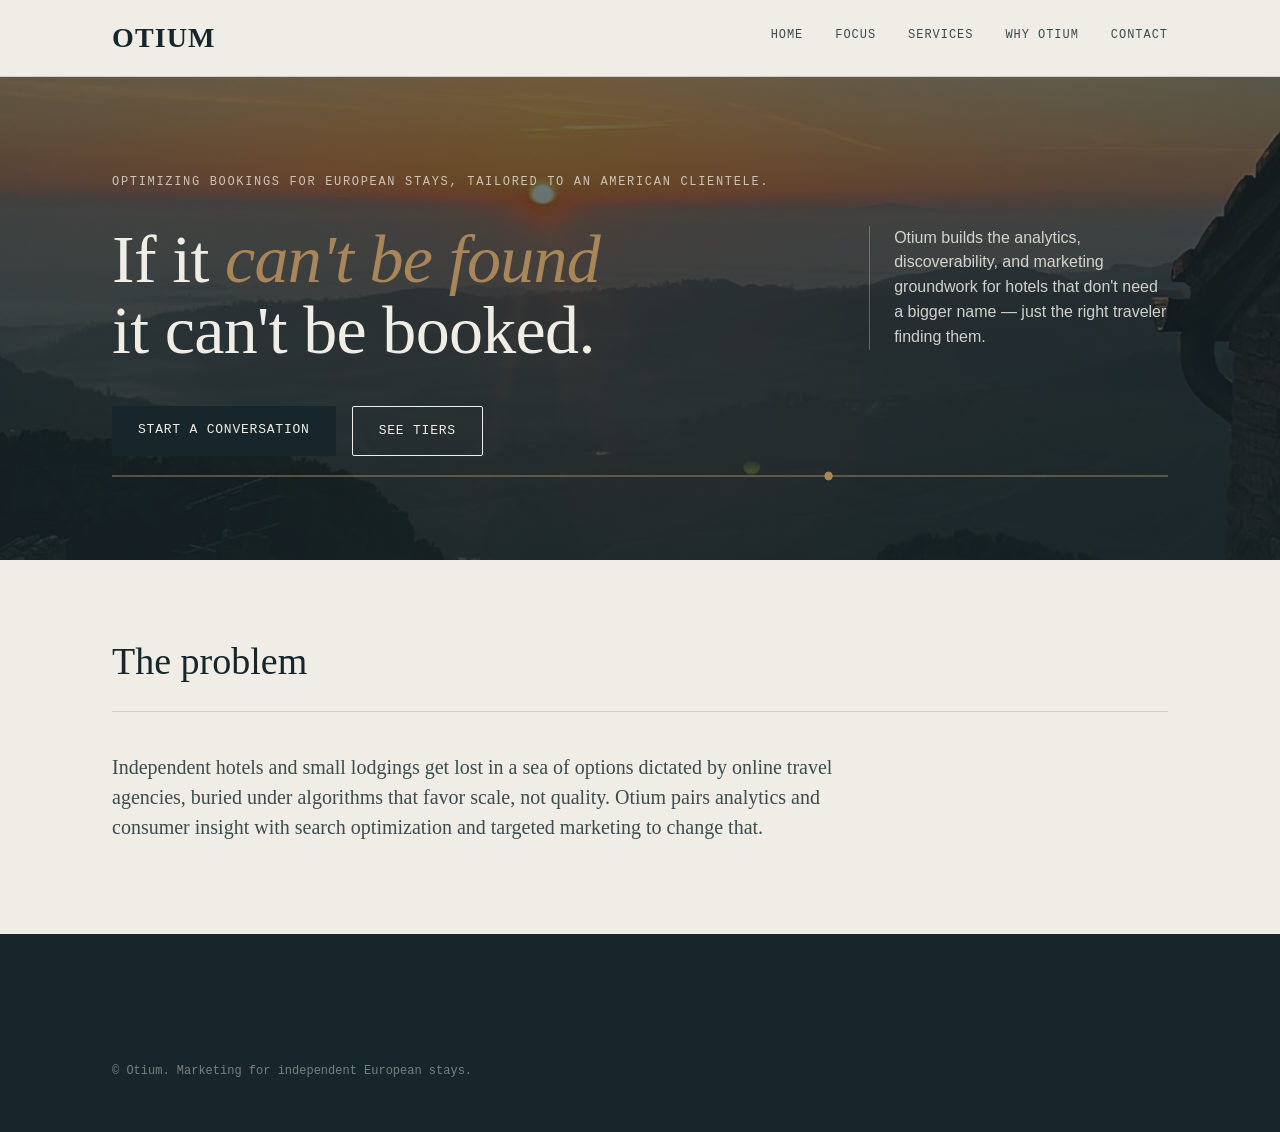
<file: index.html>
<!DOCTYPE html>
<html lang="en">
<head>
<meta charset="UTF-8">
<meta name="viewport" content="width=device-width, initial-scale=1.0">
<title>Otium — Marketing for Europe's Quietly Extraordinary Stays</title>
<meta name="description" content="Otium pairs analytics and search optimization to get independent European hotels found by American travelers — competing on quality, not OTA scale.">
<link rel="canonical" href="https://otium.us.com/">
<meta name="google-site-verification" content="4ScdTLN93pvHtjajfZZsCRMEiLdb5YcIKPyQrft22Zo">

<!-- Favicon -->
<link rel="icon" href="favicon.svg" type="image/svg+xml">
<link rel="icon" href="favicon-32.png" sizes="32x32" type="image/png">
<link rel="apple-touch-icon" href="apple-touch-icon.png">

<!-- Open Graph -->
<meta property="og:site_name" content="Otium">
<meta property="og:title" content="Otium — Marketing for Europe's Quietly Extraordinary Stays">
<meta property="og:description" content="Otium pairs analytics and search optimization to get independent European hotels found by American travelers — competing on quality, not OTA scale.">
<meta property="og:type" content="website">
<meta property="og:url" content="https://otium.us.com/">
<meta property="og:image" content="https://otium.us.com/images/otium-hero-sunset.jpg">
<meta property="og:image:alt" content="Sunset view over rooftops and rolling hills from Montepulciano, Tuscany">

<!-- Twitter Card -->
<meta name="twitter:card" content="summary_large_image">
<meta name="twitter:title" content="Otium — Marketing for Europe's Quietly Extraordinary Stays">
<meta name="twitter:description" content="Otium pairs analytics and search optimization to get independent European hotels found by American travelers — competing on quality, not OTA scale.">
<meta name="twitter:image" content="https://otium.us.com/images/otium-hero-sunset.jpg">

<!-- Schema.org structured data (GEO / AI-assistant discoverability practice) -->
<script type="application/ld+json">
{
  "@context": "https://schema.org",
  "@graph": [
    {
      "@type": "ProfessionalService",
      "@id": "https://otium.us.com/#organization",
      "name": "Otium",
      "url": "https://otium.us.com/",
      "logo": "https://otium.us.com/apple-touch-icon.png",
      "image": "https://otium.us.com/images/otium-hero-sunset.jpg",
      "description": "Otium pairs analytics and consumer insight with search optimization and targeted marketing to get independent European hotels found by an American clientele.",
      "areaServed": {
        "@type": "Place",
        "name": "Europe"
      },
      "serviceType": ["Marketing analytics and reporting", "Local SEO", "Brand and social media marketing", "Paid advertising management", "Website design"],
      "priceRange": "$149-$549 per month"
    },
    {
      "@type": "WebSite",
      "@id": "https://otium.us.com/#website",
      "url": "https://otium.us.com/",
      "name": "Otium",
      "publisher": { "@id": "https://otium.us.com/#organization" }
    },
    {
      "@type": "WebPage",
      "@id": "https://otium.us.com/#webpage",
      "url": "https://otium.us.com/",
      "name": "Otium — Marketing for Europe's Quietly Extraordinary Stays",
      "isPartOf": { "@id": "https://otium.us.com/#website" },
      "about": { "@id": "https://otium.us.com/#organization" },
      "description": "Otium pairs analytics and search optimization to get independent European hotels found by American travelers — competing on quality, not OTA scale."
    }
  ]
}
</script>

<!-- Analytics opt-out: visit any page once with ?optout=1 to stop sending your own traffic to GA4 (persists via localStorage regardless of IP). ?optout=0 re-enables. -->
<script>
(function () {
  var params = new URLSearchParams(window.location.search);
  if (params.has('optout')) {
    try { localStorage.setItem('otium_ga_optout', params.get('optout') !== '0' ? '1' : '0'); } catch (e) {}
  }
  var disabled = false;
  try { disabled = localStorage.getItem('otium_ga_optout') === '1'; } catch (e) {}
  if (disabled) { window['ga-disable-G-P45D7QL0RD'] = true; }
})();
</script>

<!-- Google tag (gtag.js) -->
<script async src="https://www.googletagmanager.com/gtag/js?id=G-P45D7QL0RD"></script>
<script>
  window.dataLayer = window.dataLayer || [];
  function gtag(){dataLayer.push(arguments);}
  gtag('js', new Date());

  gtag('config', 'G-P45D7QL0RD');
</script>

<link rel="stylesheet" href="styles.css?v=4">
</head>
<body>

<header class="site">
  <nav class="wrap">
    <a class="logo" href="index.html">OTIUM</a>
    <div class="navlinks">
      <a href="index.html">Home</a>
      <a href="focus.html">Focus</a>
      <a href="pricing.html">Services</a>
      <a href="why.html">Why Otium</a>
      <a href="contact.html">Contact</a>
    </div>
  </nav>
</header>

<main id="top">

  <section class="hero">
    <img class="hero-bg" src="images/otium-hero-sunset.jpg" alt="Sunset view over rooftops and rolling hills from Montepulciano, Tuscany" width="1125" height="2000" loading="eager" fetchpriority="high" decoding="async">
    <div class="wrap">
      <p class="eyebrow">Optimizing bookings for European stays, tailored to an American clientele.</p>
      <div class="hero-grid">
        <h1>If it <em>can't be found</em><br>it can't be booked.</h1>
        <p class="hero-side">Otium builds the analytics, discoverability, and marketing groundwork for hotels that don't need a bigger name — just the right traveler finding them.</p>
      </div>
      <div class="hero-cta">
        <a class="btn btn-primary" href="contact.html" onclick="gtag('event', 'cta_click', {'event_category': 'engagement', 'event_label': 'start_conversation'}); gtag('event', 'generate_lead', {'event_category': 'conversion', 'event_label': 'start_conversation'});">Start a conversation</a>
        <a class="btn btn-ghost" href="pricing.html">See tiers</a>
      </div>
    </div>
    <svg class="horizon wrap" viewBox="0 0 1120 40" preserveAspectRatio="none" aria-hidden="true">
      <line x1="0" y1="20" x2="1120" y2="20" stroke-width="1"></line>
      <circle cx="760" cy="20" r="4"></circle>
    </svg>
  </section>

  <section class="problem">
    <div class="wrap">
      <div class="section-head">
        <h2>The problem</h2>
      </div>
      <p>Independent hotels and small lodgings get lost in a sea of options dictated by online travel agencies, buried under algorithms that favor scale, not quality. Otium pairs analytics and consumer insight with search optimization and targeted marketing to change that.</p>
    </div>
  </section>

</main>

<footer class="site">
  <div class="wrap">
    <p class="footnote">© Otium. Marketing for independent European stays.</p>
  </div>
</footer>

</body>
</html>
</file>
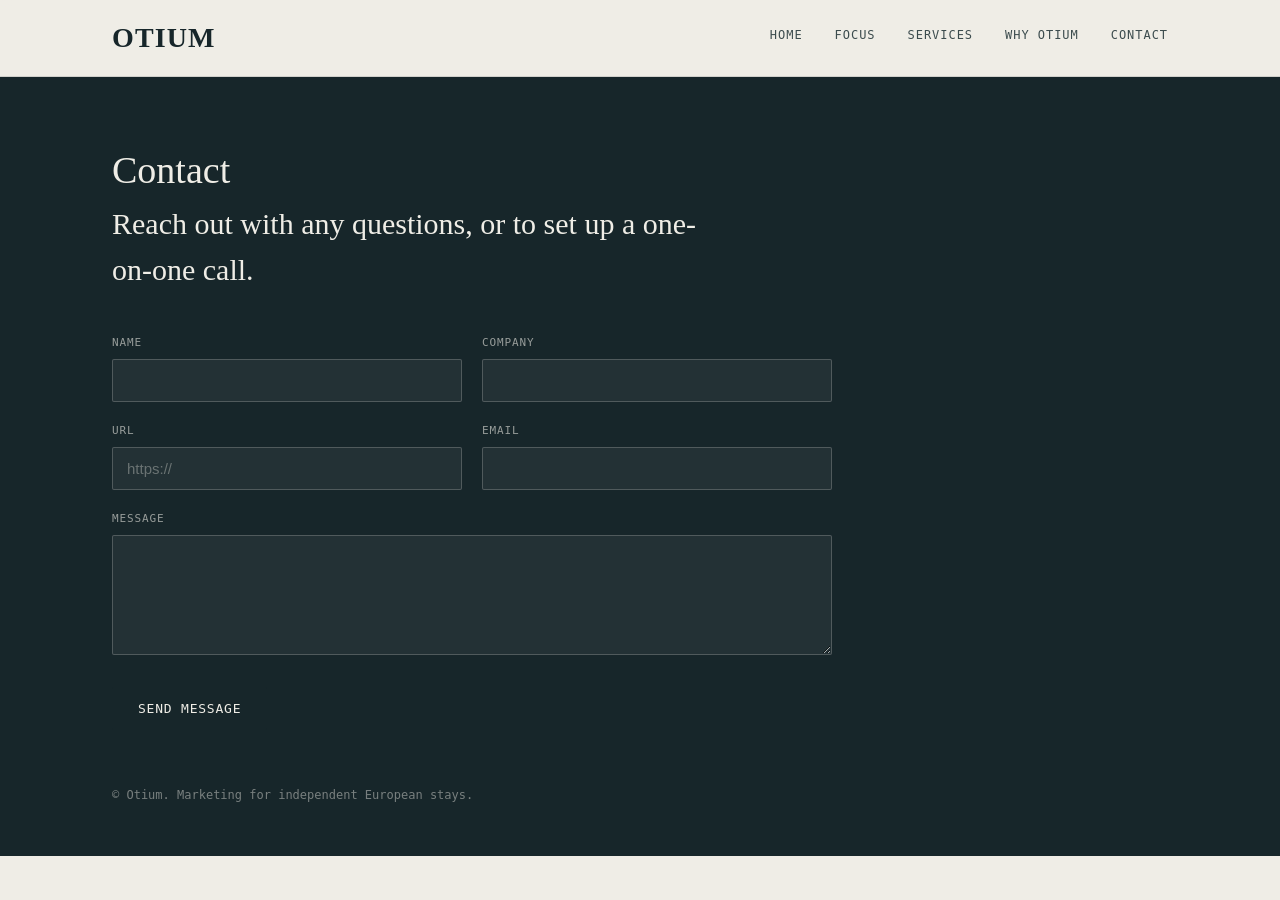
<file: contact.html>
<!DOCTYPE html>
<html lang="en">
<head>
<meta charset="UTF-8">
<meta name="viewport" content="width=device-width, initial-scale=1.0">
<title>Contact — Otium</title>
<meta name="description" content="Get in touch with Otium to talk about marketing for your independent hotel or stay.">
<link rel="canonical" href="https://otium.us.com/contact.html">

<!-- Favicon -->
<link rel="icon" href="favicon.svg" type="image/svg+xml">
<link rel="icon" href="favicon-32.png" sizes="32x32" type="image/png">
<link rel="apple-touch-icon" href="apple-touch-icon.png">

<!-- Open Graph -->
<meta property="og:site_name" content="Otium">
<meta property="og:title" content="Contact — Otium">
<meta property="og:description" content="Get in touch with Otium to talk about marketing for your independent hotel or stay.">
<meta property="og:type" content="website">
<meta property="og:url" content="https://otium.us.com/contact.html">
<meta property="og:image" content="https://otium.us.com/images/otium-bordeaux-chapel.jpg">
<meta property="og:image:alt" content="Stone chapel among vineyard rows in Saint-Émilion, Bordeaux">

<!-- Twitter Card -->
<meta name="twitter:card" content="summary_large_image">
<meta name="twitter:title" content="Contact — Otium">
<meta name="twitter:description" content="Get in touch with Otium to talk about marketing for your independent hotel or stay.">
<meta name="twitter:image" content="https://otium.us.com/images/otium-bordeaux-chapel.jpg">

<!-- Schema.org structured data (GEO / AI-assistant discoverability practice) -->
<script type="application/ld+json">
{
  "@context": "https://schema.org",
  "@graph": [
    {
      "@type": "ProfessionalService",
      "@id": "https://otium.us.com/#organization",
      "name": "Otium",
      "url": "https://otium.us.com/"
    },
    {
      "@type": "WebSite",
      "@id": "https://otium.us.com/#website",
      "url": "https://otium.us.com/",
      "name": "Otium",
      "publisher": { "@id": "https://otium.us.com/#organization" }
    },
    {
      "@type": "ContactPage",
      "@id": "https://otium.us.com/contact.html#webpage",
      "url": "https://otium.us.com/contact.html",
      "name": "Contact — Otium",
      "isPartOf": { "@id": "https://otium.us.com/#website" },
      "about": { "@id": "https://otium.us.com/#organization" },
      "description": "Get in touch with Otium to talk about marketing for your independent hotel or stay."
    }
  ]
}
</script>

<!-- Analytics opt-out: visit any page once with ?optout=1 to stop sending your own traffic to GA4 (persists via localStorage regardless of IP). ?optout=0 re-enables. -->
<script>
(function () {
  var params = new URLSearchParams(window.location.search);
  if (params.has('optout')) {
    try { localStorage.setItem('otium_ga_optout', params.get('optout') !== '0' ? '1' : '0'); } catch (e) {}
  }
  var disabled = false;
  try { disabled = localStorage.getItem('otium_ga_optout') === '1'; } catch (e) {}
  if (disabled) { window['ga-disable-G-P45D7QL0RD'] = true; }
})();
</script>

<script async src="https://www.googletagmanager.com/gtag/js?id=G-P45D7QL0RD"></script>
<script>
  window.dataLayer = window.dataLayer || [];
  function gtag(){dataLayer.push(arguments);}
  gtag('js', new Date());

  gtag('config', 'G-P45D7QL0RD');
</script>

<link rel="stylesheet" href="styles.css?v=4">
</head>
<body>

<header class="site">
  <nav class="wrap">
    <a class="logo" href="index.html">OTIUM</a>
    <div class="navlinks">
      <a href="index.html">Home</a>
      <a href="focus.html">Focus</a>
      <a href="pricing.html">Services</a>
      <a href="why.html">Why Otium</a>
      <a href="contact.html">Contact</a>
    </div>
  </nav>
</header>

<footer class="site" id="contact">
  <div class="wrap">

    <h1 class="page-title">Contact</h1>
    <p class="contact-intro">Reach out with any questions, or to set up a one-on-one call.</p>

    <form class="contact-form" action="https://formspree.io/f/mzdnqqja" method="POST" onsubmit="gtag('event', 'generate_lead', {'event_category': 'conversion', 'event_label': 'contact_form_submit'});">
      <input type="text" name="_gotcha" class="hp-field" tabindex="-1" autocomplete="off">
      <div class="field">
        <label for="cf-name">Name</label>
        <input type="text" id="cf-name" name="name" required>
      </div>
      <div class="field">
        <label for="cf-company">Company</label>
        <input type="text" id="cf-company" name="company">
      </div>
      <div class="field">
        <label for="cf-url">URL</label>
        <input type="url" id="cf-url" name="url" placeholder="https://">
      </div>
      <div class="field">
        <label for="cf-email">Email</label>
        <input type="email" id="cf-email" name="email" required>
      </div>
      <div class="field field-full">
        <label for="cf-message">Message</label>
        <textarea id="cf-message" name="message" required></textarea>
      </div>
      <div class="field-full">
        <button type="submit" class="btn btn-primary">Send message</button>
      </div>
    </form>

    <p class="footnote">© Otium. Marketing for independent European stays.</p>
  </div>
</footer>

</body>
</html>
</file>
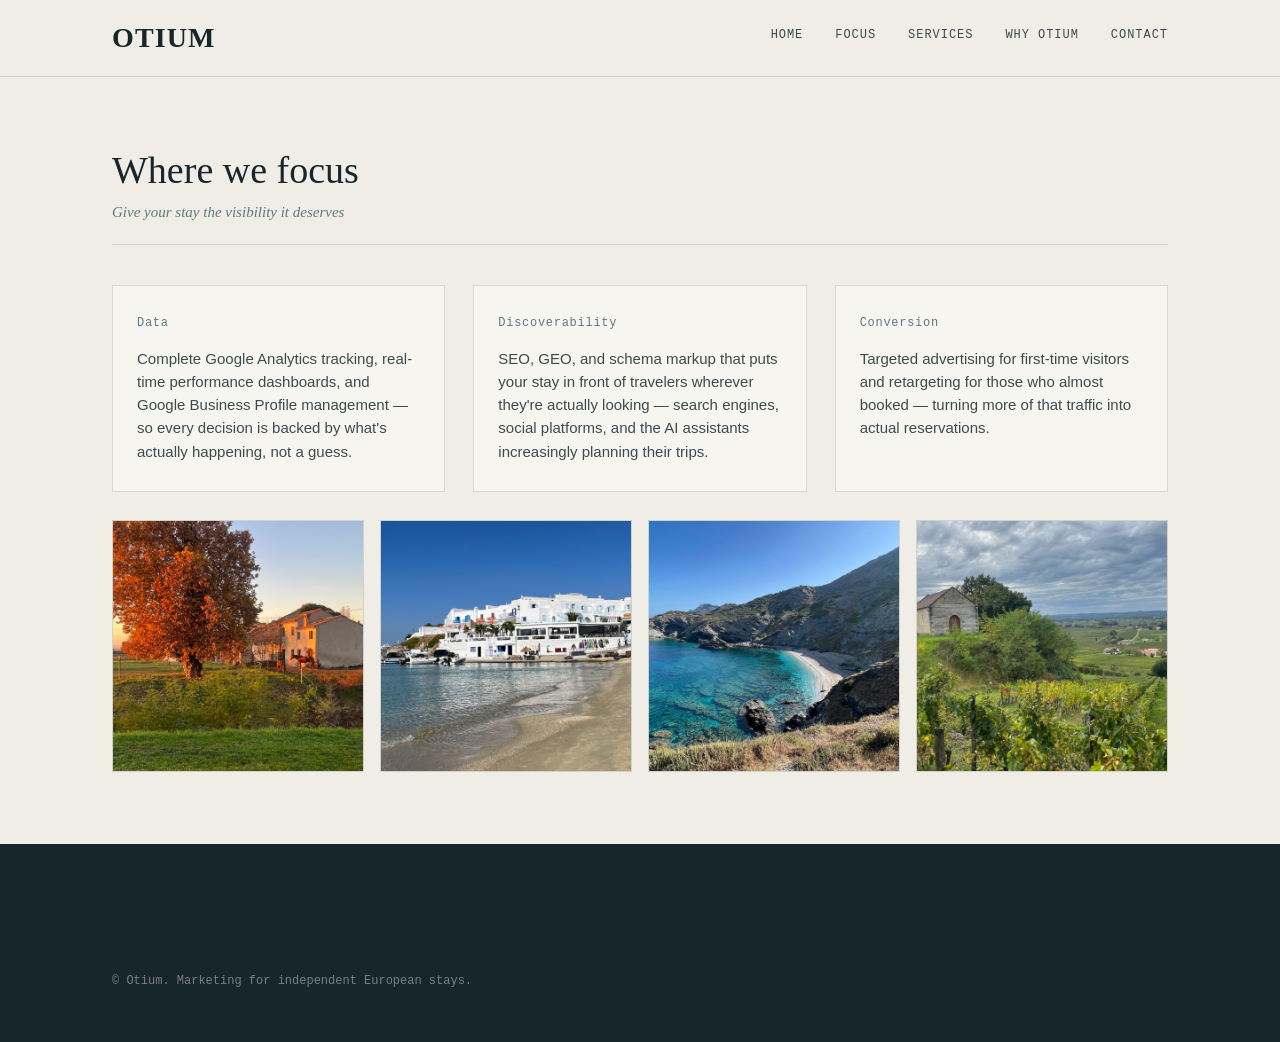
<file: focus.html>
<!DOCTYPE html>
<html lang="en">
<head>
<meta charset="UTF-8">
<meta name="viewport" content="width=device-width, initial-scale=1.0">
<title>Where We Focus — Otium</title>
<meta name="description" content="Otium's three areas of focus: data (analytics and dashboards), discoverability (SEO, GEO, and schema markup), and conversion (targeted advertising and retargeting).">
<link rel="canonical" href="https://otium.us.com/focus.html">

<!-- Favicon -->
<link rel="icon" href="favicon.svg" type="image/svg+xml">
<link rel="icon" href="favicon-32.png" sizes="32x32" type="image/png">
<link rel="apple-touch-icon" href="apple-touch-icon.png">

<!-- Open Graph -->
<meta property="og:site_name" content="Otium">
<meta property="og:title" content="Where We Focus — Otium">
<meta property="og:description" content="Otium's three areas of focus: data (analytics and dashboards), discoverability (SEO, GEO, and schema markup), and conversion (targeted advertising and retargeting).">
<meta property="og:type" content="website">
<meta property="og:url" content="https://otium.us.com/focus.html">
<meta property="og:image" content="https://otium.us.com/images/otium-mykonos-harbor.jpg">
<meta property="og:image:alt" content="Whitewashed harbor town on the coast of Mykonos, Greece">

<!-- Twitter Card -->
<meta name="twitter:card" content="summary_large_image">
<meta name="twitter:title" content="Where We Focus — Otium">
<meta name="twitter:description" content="Otium's three areas of focus: data (analytics and dashboards), discoverability (SEO, GEO, and schema markup), and conversion (targeted advertising and retargeting).">
<meta name="twitter:image" content="https://otium.us.com/images/otium-mykonos-harbor.jpg">

<!-- Schema.org structured data (GEO / AI-assistant discoverability practice) -->
<script type="application/ld+json">
{
  "@context": "https://schema.org",
  "@graph": [
    {
      "@type": "ProfessionalService",
      "@id": "https://otium.us.com/#organization",
      "name": "Otium",
      "url": "https://otium.us.com/"
    },
    {
      "@type": "WebSite",
      "@id": "https://otium.us.com/#website",
      "url": "https://otium.us.com/",
      "name": "Otium",
      "publisher": { "@id": "https://otium.us.com/#organization" }
    },
    {
      "@type": "WebPage",
      "@id": "https://otium.us.com/focus.html#webpage",
      "url": "https://otium.us.com/focus.html",
      "name": "Where We Focus — Otium",
      "isPartOf": { "@id": "https://otium.us.com/#website" },
      "about": { "@id": "https://otium.us.com/#organization" },
      "description": "Otium's three areas of focus: data (analytics and dashboards), discoverability (SEO, GEO, and schema markup), and conversion (targeted advertising and retargeting).",
      "mainEntity": {
        "@type": "Service",
        "name": "Otium marketing services",
        "provider": { "@id": "https://otium.us.com/#organization" },
        "areaServed": { "@type": "Place", "name": "Europe" },
        "hasOfferCatalog": {
          "@type": "OfferCatalog",
          "name": "Focus areas",
          "itemListElement": [
            {
              "@type": "Offer",
              "itemOffered": {
                "@type": "Service",
                "name": "Data",
                "description": "Complete Google Analytics tracking, real-time performance dashboards, and Google Business Profile management."
              }
            },
            {
              "@type": "Offer",
              "itemOffered": {
                "@type": "Service",
                "name": "Discoverability",
                "description": "SEO, GEO, and schema markup that puts your stay in front of travelers across search engines, social platforms, and AI assistants."
              }
            },
            {
              "@type": "Offer",
              "itemOffered": {
                "@type": "Service",
                "name": "Conversion",
                "description": "Targeted advertising for first-time visitors and retargeting for those who almost booked."
              }
            }
          ]
        }
      }
    }
  ]
}
</script>

<!-- Analytics opt-out: visit any page once with ?optout=1 to stop sending your own traffic to GA4 (persists via localStorage regardless of IP). ?optout=0 re-enables. -->
<script>
(function () {
  var params = new URLSearchParams(window.location.search);
  if (params.has('optout')) {
    try { localStorage.setItem('otium_ga_optout', params.get('optout') !== '0' ? '1' : '0'); } catch (e) {}
  }
  var disabled = false;
  try { disabled = localStorage.getItem('otium_ga_optout') === '1'; } catch (e) {}
  if (disabled) { window['ga-disable-G-P45D7QL0RD'] = true; }
})();
</script>

<script async src="https://www.googletagmanager.com/gtag/js?id=G-P45D7QL0RD"></script>
<script>
  window.dataLayer = window.dataLayer || [];
  function gtag(){dataLayer.push(arguments);}
  gtag('js', new Date());

  gtag('config', 'G-P45D7QL0RD');
</script>

<link rel="stylesheet" href="styles.css?v=4">
</head>
<body>

<header class="site">
  <nav class="wrap">
    <a class="logo" href="index.html">OTIUM</a>
    <div class="navlinks">
      <a href="index.html">Home</a>
      <a href="focus.html">Focus</a>
      <a href="pricing.html">Services</a>
      <a href="why.html">Why Otium</a>
      <a href="contact.html">Contact</a>
    </div>
  </nav>
</header>

<main>

  <section id="focus">
    <div class="wrap">
      <div class="section-head">
        <div>
          <h1 class="page-title">Where we focus</h1>
          <p class="tagline">Give your stay the visibility it deserves</p>
        </div>
      </div>
      <div class="focus-grid">
        <div class="focus-card">
          <span class="coord">Data</span>
          <p>Complete Google Analytics tracking, real-time performance dashboards, and Google Business Profile management — so every decision is backed by what's actually happening, not a guess.</p>
        </div>
        <div class="focus-card">
          <span class="coord">Discoverability</span>
          <p>SEO, GEO, and schema markup that puts your stay in front of travelers wherever they're actually looking — search engines, social platforms, and the AI assistants increasingly planning their trips.</p>
        </div>
        <div class="focus-card">
          <span class="coord">Conversion</span>
          <p>Targeted advertising for first-time visitors and retargeting for those who almost booked — turning more of that traffic into actual reservations.</p>
        </div>
      </div>
      <div class="focus-gallery">
        <figure>
          <img src="images/otium-veneto-autumn.jpg" alt="Autumn tree at golden hour in the Berici Hills, Veneto" width="1125" height="2000" loading="lazy" decoding="async">
        </figure>
        <figure>
          <img src="images/otium-mykonos-harbor.jpg" alt="Whitewashed harbor town on the coast of Mykonos, Greece" width="2000" height="1125" loading="lazy" decoding="async">
        </figure>
        <figure>
          <img src="images/otium-sardinia-cove.jpg" alt="Secluded turquoise cove along the Sardinian coastline" width="2000" height="1125" loading="lazy" decoding="async">
        </figure>
        <figure>
          <img src="images/otium-bordeaux-chapel.jpg" alt="Stone chapel among vineyard rows in Saint-Émilion, Bordeaux" width="2000" height="1125" loading="lazy" decoding="async">
        </figure>
      </div>
    </div>
  </section>

</main>

<footer class="site">
  <div class="wrap">
    <p class="footnote">© Otium. Marketing for independent European stays.</p>
  </div>
</footer>

</body>
</html>
</file>
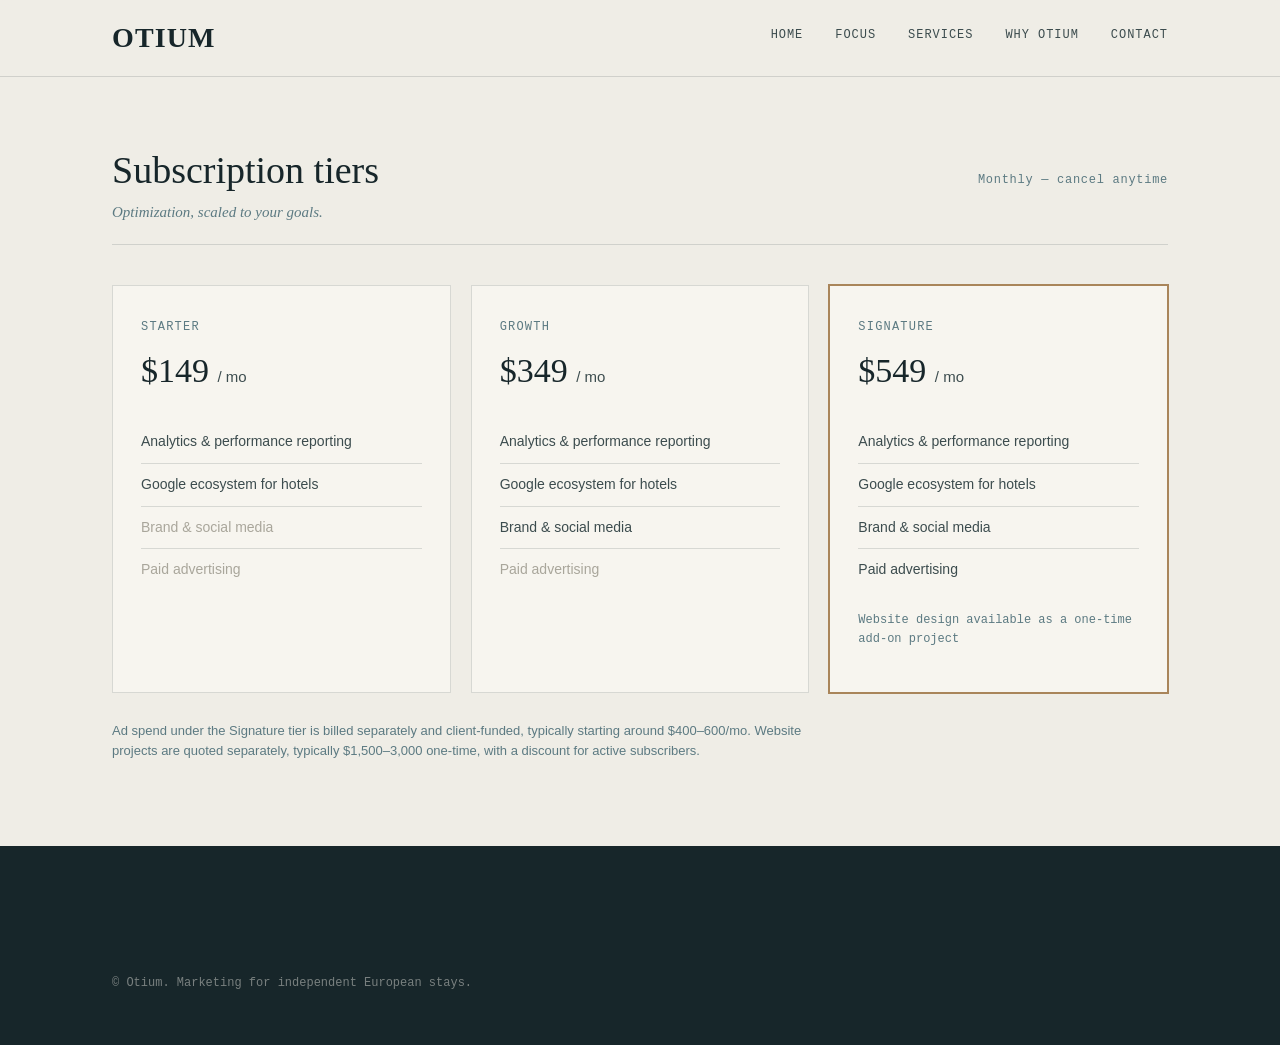
<file: pricing.html>
<!DOCTYPE html>
<html lang="en">
<head>
<meta charset="UTF-8">
<meta name="viewport" content="width=device-width, initial-scale=1.0">
<title>Services & Pricing — Otium</title>
<meta name="description" content="Otium's subscription tiers for independent hotels: analytics and performance reporting, the Google ecosystem, brand and social media, and paid advertising, from $149–549/month.">
<link rel="canonical" href="https://otium.us.com/pricing.html">

<!-- Favicon -->
<link rel="icon" href="favicon.svg" type="image/svg+xml">
<link rel="icon" href="favicon-32.png" sizes="32x32" type="image/png">
<link rel="apple-touch-icon" href="apple-touch-icon.png">

<!-- Open Graph -->
<meta property="og:site_name" content="Otium">
<meta property="og:title" content="Services & Pricing — Otium">
<meta property="og:description" content="Otium's subscription tiers for independent hotels: analytics and performance reporting, the Google ecosystem, brand and social media, and paid advertising, from $149–549/month.">
<meta property="og:type" content="website">
<meta property="og:url" content="https://otium.us.com/pricing.html">
<meta property="og:image" content="https://otium.us.com/images/otium-sardinia-cove.jpg">
<meta property="og:image:alt" content="Secluded turquoise cove along the Sardinian coastline">

<!-- Twitter Card -->
<meta name="twitter:card" content="summary_large_image">
<meta name="twitter:title" content="Services & Pricing — Otium">
<meta name="twitter:description" content="Otium's subscription tiers for independent hotels: analytics and performance reporting, the Google ecosystem, brand and social media, and paid advertising, from $149–549/month.">
<meta name="twitter:image" content="https://otium.us.com/images/otium-sardinia-cove.jpg">

<!-- Schema.org structured data (GEO / AI-assistant discoverability practice) -->
<script type="application/ld+json">
{
  "@context": "https://schema.org",
  "@graph": [
    {
      "@type": "ProfessionalService",
      "@id": "https://otium.us.com/#organization",
      "name": "Otium",
      "url": "https://otium.us.com/"
    },
    {
      "@type": "WebSite",
      "@id": "https://otium.us.com/#website",
      "url": "https://otium.us.com/",
      "name": "Otium",
      "publisher": { "@id": "https://otium.us.com/#organization" }
    },
    {
      "@type": "WebPage",
      "@id": "https://otium.us.com/pricing.html#webpage",
      "url": "https://otium.us.com/pricing.html",
      "name": "Services & Pricing — Otium",
      "isPartOf": { "@id": "https://otium.us.com/#website" },
      "about": { "@id": "https://otium.us.com/#organization" },
      "description": "Otium's subscription tiers for independent hotels: analytics and performance reporting, the Google ecosystem, brand and social media, and paid advertising, from $149–549/month.",
      "mainEntity": {
        "@type": "Service",
        "name": "Otium subscription tiers",
        "provider": { "@id": "https://otium.us.com/#organization" },
        "areaServed": { "@type": "Place", "name": "Europe" },
        "hasOfferCatalog": {
          "@type": "OfferCatalog",
          "name": "Subscription tiers",
          "itemListElement": [
            {
              "@type": "Offer",
              "name": "Starter",
              "priceSpecification": {
                "@type": "UnitPriceSpecification",
                "price": "149",
                "priceCurrency": "USD",
                "unitText": "MONTH"
              },
              "itemOffered": {
                "@type": "Service",
                "name": "Starter",
                "description": "Analytics & performance reporting, and Google ecosystem management for hotels."
              }
            },
            {
              "@type": "Offer",
              "name": "Growth",
              "priceSpecification": {
                "@type": "UnitPriceSpecification",
                "price": "349",
                "priceCurrency": "USD",
                "unitText": "MONTH"
              },
              "itemOffered": {
                "@type": "Service",
                "name": "Growth",
                "description": "Analytics & performance reporting, Google ecosystem management, and brand & social media."
              }
            },
            {
              "@type": "Offer",
              "name": "Signature",
              "priceSpecification": {
                "@type": "UnitPriceSpecification",
                "price": "549",
                "priceCurrency": "USD",
                "unitText": "MONTH"
              },
              "itemOffered": {
                "@type": "Service",
                "name": "Signature",
                "description": "Analytics & performance reporting, Google ecosystem management, brand & social media, and paid advertising management. Website design available as a one-time add-on."
              }
            }
          ]
        }
      }
    }
  ]
}
</script>

<!-- Analytics opt-out: visit any page once with ?optout=1 to stop sending your own traffic to GA4 (persists via localStorage regardless of IP). ?optout=0 re-enables. -->
<script>
(function () {
  var params = new URLSearchParams(window.location.search);
  if (params.has('optout')) {
    try { localStorage.setItem('otium_ga_optout', params.get('optout') !== '0' ? '1' : '0'); } catch (e) {}
  }
  var disabled = false;
  try { disabled = localStorage.getItem('otium_ga_optout') === '1'; } catch (e) {}
  if (disabled) { window['ga-disable-G-P45D7QL0RD'] = true; }
})();
</script>

<script async src="https://www.googletagmanager.com/gtag/js?id=G-P45D7QL0RD"></script>
<script>
  window.dataLayer = window.dataLayer || [];
  function gtag(){dataLayer.push(arguments);}
  gtag('js', new Date());

  gtag('config', 'G-P45D7QL0RD');
</script>

<link rel="stylesheet" href="styles.css?v=4">
</head>
<body>

<header class="site">
  <nav class="wrap">
    <a class="logo" href="index.html">OTIUM</a>
    <div class="navlinks">
      <a href="index.html">Home</a>
      <a href="focus.html">Focus</a>
      <a href="pricing.html">Services</a>
      <a href="why.html">Why Otium</a>
      <a href="contact.html">Contact</a>
    </div>
  </nav>
</header>

<main>

  <section id="pricing">
    <div class="wrap">
      <div class="section-head">
        <div>
          <h1 class="page-title">Subscription tiers</h1>
          <p class="tagline">Optimization, scaled to your goals.</p>
        </div>
        <span class="coord">Monthly — cancel anytime</span>
      </div>

      <div class="tiers">
        <div class="tier">
          <p class="tier-name">Starter</p>
          <p class="tier-price">$149 <span>/ mo</span></p>
          <ul>
            <li>Analytics & performance reporting</li>
            <li>Google ecosystem for hotels</li>
            <li class="muted">Brand & social media</li>
            <li class="muted">Paid advertising</li>
          </ul>
        </div>

        <div class="tier">
          <p class="tier-name">Growth</p>
          <p class="tier-price">$349 <span>/ mo</span></p>
          <ul>
            <li>Analytics & performance reporting</li>
            <li>Google ecosystem for hotels</li>
            <li>Brand & social media</li>
            <li class="muted">Paid advertising</li>
          </ul>
        </div>

        <div class="tier signature">
          <p class="tier-name">Signature</p>
          <p class="tier-price">$549 <span>/ mo</span></p>
          <ul>
            <li>Analytics & performance reporting</li>
            <li>Google ecosystem for hotels</li>
            <li>Brand & social media</li>
            <li>Paid advertising</li>
          </ul>
          <p class="tier-note">Website design available as a one-time add-on project</p>
        </div>
      </div>

      <p class="fine-print">Ad spend under the Signature tier is billed separately and client-funded, typically starting around $400–600/mo. Website projects are quoted separately, typically $1,500–3,000 one-time, with a discount for active subscribers.</p>
    </div>
  </section>

</main>

<footer class="site">
  <div class="wrap">
    <p class="footnote">© Otium. Marketing for independent European stays.</p>
  </div>
</footer>

</body>
</html>
</file>
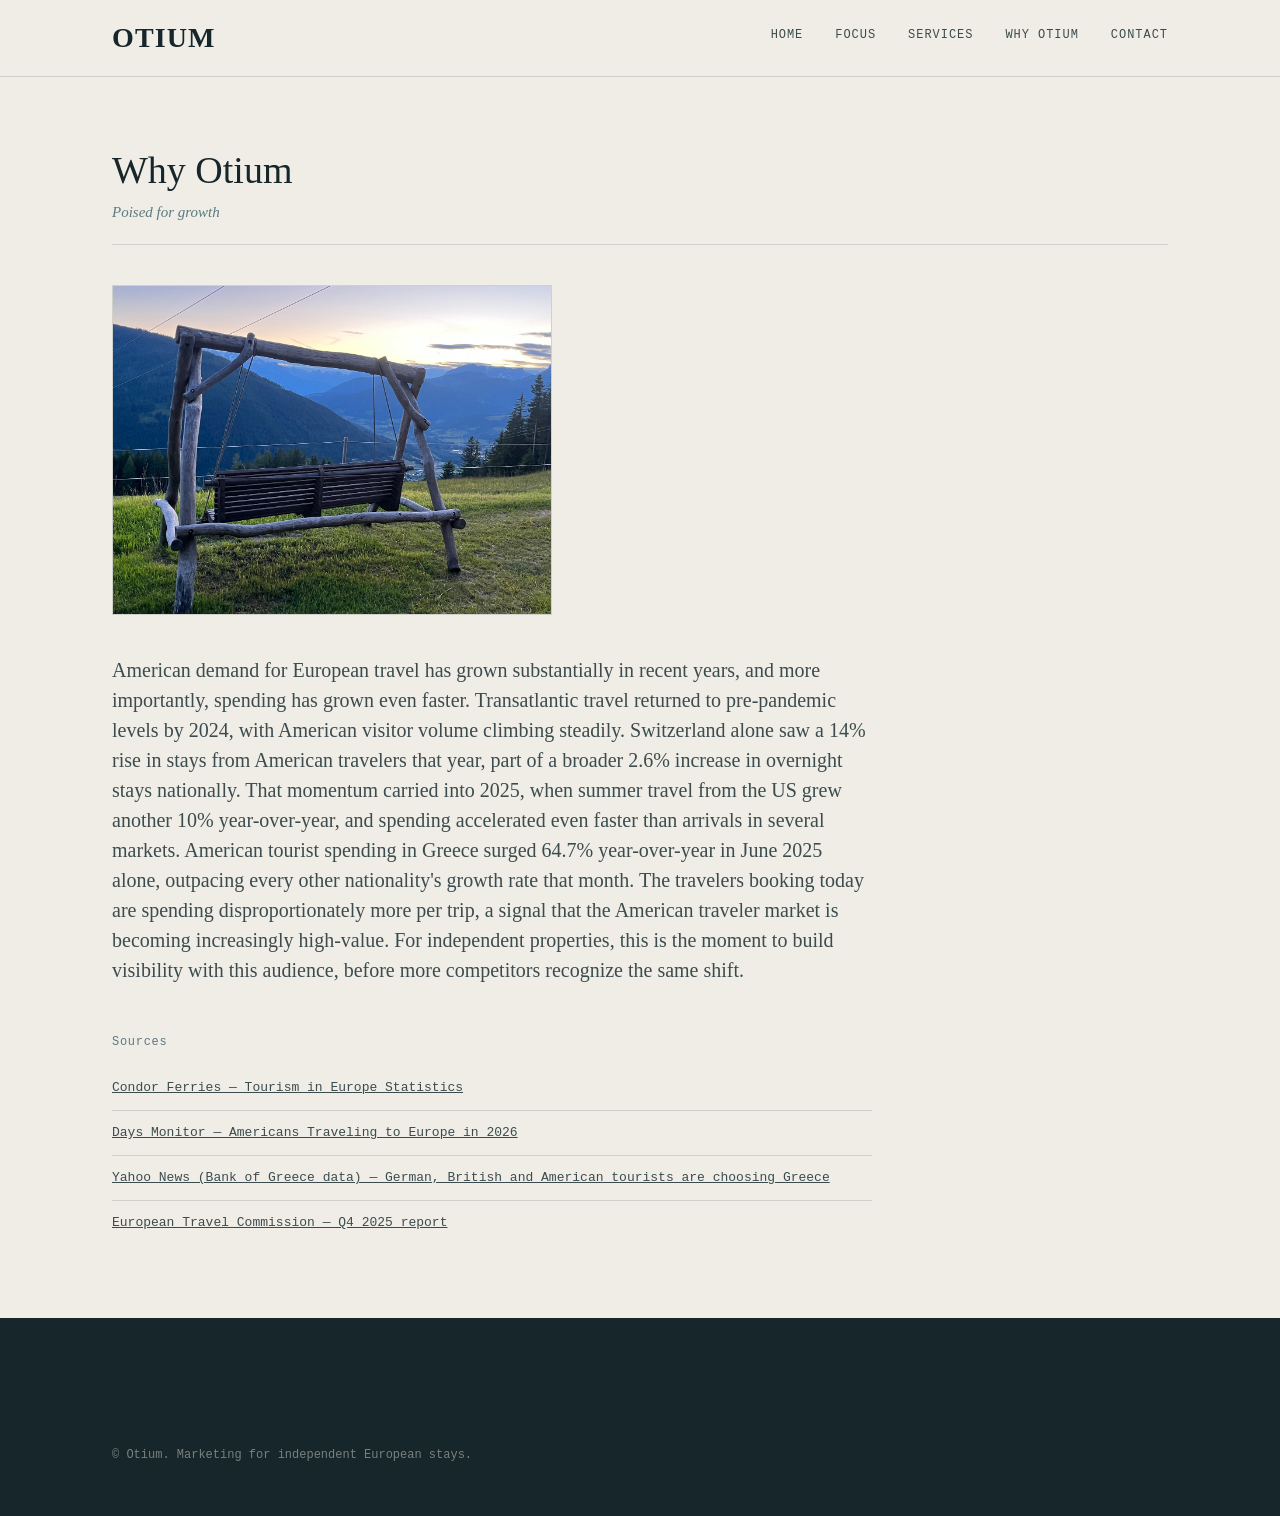
<file: why.html>
<!DOCTYPE html>
<html lang="en">
<head>
<meta charset="UTF-8">
<meta name="viewport" content="width=device-width, initial-scale=1.0">
<title>Why Otium — Marketing for Europe's Quietly Extraordinary Stays</title>
<meta name="description" content="American spending on European travel is surging — Otium helps independent properties build visibility with this fast-growing, high-value traveler segment now, ahead of competitors.">
<link rel="canonical" href="https://otium.us.com/why.html">

<!-- Favicon -->
<link rel="icon" href="favicon.svg" type="image/svg+xml">
<link rel="icon" href="favicon-32.png" sizes="32x32" type="image/png">
<link rel="apple-touch-icon" href="apple-touch-icon.png">

<!-- Open Graph -->
<meta property="og:site_name" content="Otium">
<meta property="og:title" content="Why Otium — Marketing for Europe's Quietly Extraordinary Stays">
<meta property="og:description" content="American spending on European travel is surging — Otium helps independent properties build visibility with this fast-growing, high-value traveler segment now, ahead of competitors.">
<meta property="og:type" content="website">
<meta property="og:url" content="https://otium.us.com/why.html">
<meta property="og:image" content="https://otium.us.com/images/otium-hillside-swing.jpg">
<meta property="og:image:alt" content="Wooden swing overlooking a misty mountain valley in Austria">

<!-- Twitter Card -->
<meta name="twitter:card" content="summary_large_image">
<meta name="twitter:title" content="Why Otium — Marketing for Europe's Quietly Extraordinary Stays">
<meta name="twitter:description" content="American spending on European travel is surging — Otium helps independent properties build visibility with this fast-growing, high-value traveler segment now, ahead of competitors.">
<meta name="twitter:image" content="https://otium.us.com/images/otium-hillside-swing.jpg">

<!-- Schema.org structured data (GEO / AI-assistant discoverability practice) -->
<script type="application/ld+json">
{
  "@context": "https://schema.org",
  "@graph": [
    {
      "@type": "ProfessionalService",
      "@id": "https://otium.us.com/#organization",
      "name": "Otium",
      "url": "https://otium.us.com/"
    },
    {
      "@type": "WebSite",
      "@id": "https://otium.us.com/#website",
      "url": "https://otium.us.com/",
      "name": "Otium",
      "publisher": { "@id": "https://otium.us.com/#organization" }
    },
    {
      "@type": "WebPage",
      "@id": "https://otium.us.com/why.html#webpage",
      "url": "https://otium.us.com/why.html",
      "name": "Why Otium",
      "isPartOf": { "@id": "https://otium.us.com/#website" },
      "about": { "@id": "https://otium.us.com/#organization" },
      "description": "American spending on European travel is surging — Otium helps independent properties build visibility with this fast-growing, high-value traveler segment now, ahead of competitors."
    }
  ]
}
</script>

<!-- Analytics opt-out: visit any page once with ?optout=1 to stop sending your own traffic to GA4 (persists via localStorage regardless of IP). ?optout=0 re-enables. -->
<script>
(function () {
  var params = new URLSearchParams(window.location.search);
  if (params.has('optout')) {
    try { localStorage.setItem('otium_ga_optout', params.get('optout') !== '0' ? '1' : '0'); } catch (e) {}
  }
  var disabled = false;
  try { disabled = localStorage.getItem('otium_ga_optout') === '1'; } catch (e) {}
  if (disabled) { window['ga-disable-G-P45D7QL0RD'] = true; }
})();
</script>

<script async src="https://www.googletagmanager.com/gtag/js?id=G-P45D7QL0RD"></script>
<script>
  window.dataLayer = window.dataLayer || [];
  function gtag(){dataLayer.push(arguments);}
  gtag('js', new Date());

  gtag('config', 'G-P45D7QL0RD');
</script>

<link rel="stylesheet" href="styles.css?v=4">
</head>
<body>

<header class="site">
  <nav class="wrap">
    <a class="logo" href="index.html">OTIUM</a>
    <div class="navlinks">
      <a href="index.html">Home</a>
      <a href="focus.html">Focus</a>
      <a href="pricing.html">Services</a>
      <a href="why.html">Why Otium</a>
      <a href="contact.html">Contact</a>
    </div>
  </nav>
</header>

<main>

  <section id="why">
    <div class="wrap">
      <div class="section-head">
        <div>
          <h1 class="page-title">Why Otium</h1>
          <p class="tagline">Poised for growth</p>
        </div>
      </div>
      <figure class="feature-photo">
        <img src="images/otium-hillside-swing.jpg" alt="Wooden swing overlooking a misty mountain valley in Austria" width="2000" height="1125" loading="lazy" decoding="async">
      </figure>
      <p class="prose">American demand for European travel has grown substantially in recent years, and more importantly, spending has grown even faster. Transatlantic travel returned to pre-pandemic levels by 2024, with American visitor volume climbing steadily. Switzerland alone saw a 14% rise in stays from American travelers that year, part of a broader 2.6% increase in overnight stays nationally. That momentum carried into 2025, when summer travel from the US grew another 10% year-over-year, and spending accelerated even faster than arrivals in several markets. American tourist spending in Greece surged 64.7% year-over-year in June 2025 alone, outpacing every other nationality's growth rate that month. The travelers booking today are spending disproportionately more per trip, a signal that the American traveler market is becoming increasingly high-value. For independent properties, this is the moment to build visibility with this audience, before more competitors recognize the same shift.</p>

      <div class="sources">
        <span class="coord">Sources</span>
        <ul>
          <li><a href="https://www.condorferries.co.uk/tourism-in-europe-statistics" target="_blank" rel="noopener">Condor Ferries — Tourism in Europe Statistics</a></li>
          <li><a href="https://www.daysmonitor.com/blog/americans-in-europe-tourism-trends/" target="_blank" rel="noopener">Days Monitor — Americans Traveling to Europe in 2026</a></li>
          <li><a href="https://www.yahoo.com/news/articles/german-british-american-tourists-choosing-132637975.html" target="_blank" rel="noopener">Yahoo News (Bank of Greece data) — German, British and American tourists are choosing Greece</a></li>
          <li><a href="https://etc-corporate.org/news/europes-travel-demand-remains-steady-as-spending-outpaces-arrivals/" target="_blank" rel="noopener">European Travel Commission — Q4 2025 report</a></li>
        </ul>
      </div>
    </div>
  </section>

</main>

<footer class="site">
  <div class="wrap">
    <p class="footnote">© Otium. Marketing for independent European stays.</p>
  </div>
</footer>

</body>
</html>
</file>
<file: styles.css>
:root {
    --ink: #17262A;
    --paper: #EFEDE6;
    --paper-raised: #F7F5EF;
    --brass: #A9855A;
    --slate: #5C7A82;
    --ink-soft: #3C4C4E;
    --line: rgba(23, 38, 42, 0.14);
    --serif: "Fraunces", Georgia, serif;
    --sans: "Inter", -apple-system, BlinkMacSystemFont, sans-serif;
    --mono: "IBM Plex Mono", "SF Mono", monospace;
  }

  * { box-sizing: border-box; }
  html { scroll-behavior: smooth; }

  @media (prefers-reduced-motion: reduce) {
    html { scroll-behavior: auto; }
    * { animation: none !important; transition: none !important; }
  }

  body {
    margin: 0;
    background: var(--paper);
    color: var(--ink);
    font-family: var(--sans);
    line-height: 1.55;
    -webkit-font-smoothing: antialiased;
  }

  a { color: inherit; }

  .wrap {
    max-width: 1120px;
    margin: 0 auto;
    padding: 0 32px;
  }

  /* ---------- Nav ---------- */
  header.site {
    position: sticky;
    top: 0;
    z-index: 20;
    background: rgba(239, 237, 230, 0.9);
    backdrop-filter: blur(6px);
    border-bottom: 1px solid var(--line);
  }
  nav.wrap {
    display: flex;
    align-items: center;
    justify-content: space-between;
    height: 76px;
  }
  .logo {
    font-family: var(--serif);
    font-weight: 600;
    font-size: 28px;
    letter-spacing: 0.04em;
    text-decoration: none;
  }
  .navlinks {
    display: flex;
    gap: 32px;
    font-family: var(--mono);
    font-size: 12px;
    letter-spacing: 0.08em;
    text-transform: uppercase;
  }
  .navlinks a { text-decoration: none; color: var(--ink-soft); border-bottom: 1px solid transparent; padding-bottom: 4px; }
  .navlinks a:hover, .navlinks a:focus-visible { border-color: var(--brass); color: var(--ink); }
  .navlinks { display: none; }
  @media (min-width: 720px) { .navlinks { display: flex; } }

  a:focus-visible, button:focus-visible {
    outline: 2px solid var(--brass);
    outline-offset: 3px;
  }

  /* ---------- Horizon line signature motif ---------- */
  .horizon {
    width: 100%;
    height: 40px;
    display: block;
  }
  .horizon line, .horizon circle {
    stroke: var(--brass);
  }
  .horizon circle { fill: var(--brass); }

  /* ---------- Hero ---------- */
  .hero {
    position: relative;
    padding: 96px 0 64px;
    overflow: hidden;
    isolation: isolate;
  }
  .hero-bg {
    position: absolute;
    inset: 0;
    width: 100%;
    height: 100%;
    object-fit: cover;
    z-index: -2;
  }
  .hero::before {
    content: "";
    position: absolute;
    inset: 0;
    background: linear-gradient(180deg, rgba(23,38,42,0.6), rgba(23,38,42,0.78));
    z-index: -1;
  }
  .hero .eyebrow { color: rgba(239,237,230,0.75); }
  .hero h1 { color: var(--paper); }
  .hero .btn-ghost { border-color: var(--paper); color: var(--paper); }
  .hero .btn-ghost:hover { border-color: var(--brass); color: var(--brass); }
  .eyebrow {
    font-family: var(--mono);
    font-size: 12px;
    letter-spacing: 0.14em;
    text-transform: uppercase;
    color: var(--slate);
    margin: 0 0 18px;
  }
  .hero-grid {
    display: grid;
    grid-template-columns: 1fr;
    gap: 40px;
    align-items: end;
  }
  @media (min-width: 860px) {
    .hero-grid { grid-template-columns: 2.4fr 1fr; }
  }
  h1 {
    font-family: var(--serif);
    font-weight: 500;
    font-size: clamp(38px, 6vw, 68px);
    line-height: 1.04;
    letter-spacing: -0.01em;
    margin: 0;
  }
  h1 em {
    font-style: italic;
    color: var(--brass);
  }
  .hero-side {
    font-size: 16px;
    color: rgba(239,237,230,0.85);
    border-left: 1px solid rgba(239,237,230,0.3);
    padding-left: 24px;
  }
  .hero-cta {
    margin-top: 40px;
    display: flex;
    gap: 16px;
    flex-wrap: wrap;
  }
  .btn {
    font-family: var(--mono);
    font-size: 13px;
    letter-spacing: 0.06em;
    text-transform: uppercase;
    text-decoration: none;
    padding: 14px 26px;
    border-radius: 2px;
    display: inline-block;
  }
  .btn-primary { background: var(--ink); color: var(--paper); }
  .btn-primary:hover { background: var(--brass); }
  .btn-ghost { border: 1px solid var(--ink); color: var(--ink); }
  .btn-ghost:hover { border-color: var(--brass); color: var(--brass); }

  /* ---------- Section shell ---------- */
  section { padding: 72px 0; }
  .section-head {
    display: flex;
    justify-content: space-between;
    align-items: baseline;
    flex-wrap: wrap;
    gap: 12px;
    margin-bottom: 40px;
    border-bottom: 1px solid var(--line);
    padding-bottom: 20px;
  }
  h2 {
    font-family: var(--serif);
    font-weight: 500;
    font-size: clamp(26px, 3.6vw, 38px);
    margin: 0;
  }
  .coord {
    font-family: var(--mono);
    font-size: 12px;
    color: var(--slate);
    letter-spacing: 0.06em;
  }
  h1.page-title {
    font-size: clamp(26px, 3.6vw, 38px);
    line-height: 1.15;
    letter-spacing: normal;
    margin: 0 0 8px;
  }

  /* ---------- Problem ---------- */
  .problem p {
    font-size: 20px;
    max-width: 760px;
    font-family: var(--serif);
    font-weight: 400;
    line-height: 1.5;
    color: var(--ink-soft);
  }

  /* ---------- Focus ---------- */
  .tagline {
    font-family: var(--serif);
    font-style: italic;
    font-size: 15px;
    color: var(--slate);
    margin: 8px 0 0;
  }
  .focus-grid {
    display: grid;
    grid-template-columns: 1fr;
    gap: 28px;
  }
  @media (min-width: 760px) { .focus-grid { grid-template-columns: repeat(3, 1fr); } }
  .focus-card {
    background: var(--paper-raised);
    border: 1px solid var(--line);
    padding: 28px 24px;
  }
  .focus-card .coord { display: block; margin-bottom: 14px; }
  .focus-card p { margin: 0; color: var(--ink-soft); font-size: 15px; }
  .focus-gallery {
    margin-top: 28px;
    display: grid;
    grid-template-columns: repeat(2, 1fr);
    gap: 16px;
  }
  @media (min-width: 560px) { .focus-gallery { grid-template-columns: repeat(4, 1fr); } }
  .focus-gallery figure {
    margin: 0;
    border: 1px solid var(--line);
  }
  .focus-gallery img {
    display: block;
    width: 100%;
    height: auto;
    aspect-ratio: 1 / 1;
    object-fit: cover;
  }

  /* ---------- Pricing ---------- */
  .tiers {
    display: grid;
    grid-template-columns: 1fr;
    gap: 20px;
  }
  @media (min-width: 860px) { .tiers { grid-template-columns: repeat(3, 1fr); } }
  .tier {
    border: 1px solid var(--line);
    background: var(--paper-raised);
    padding: 32px 28px;
    display: flex;
    flex-direction: column;
  }
  .tier.signature {
    border-color: var(--brass);
    box-shadow: 0 0 0 1px var(--brass);
  }
  .tier-name {
    font-family: var(--mono);
    font-size: 12px;
    text-transform: uppercase;
    letter-spacing: 0.1em;
    color: var(--slate);
    margin: 0 0 8px;
  }
  .tier-price {
    font-family: var(--serif);
    font-size: 34px;
    margin: 0 0 24px;
  }
  .tier-price span { font-size: 15px; font-family: var(--sans); color: var(--ink-soft); }
  .tier ul {
    list-style: none;
    margin: 0 0 auto;
    padding: 0;
    font-size: 14px;
    color: var(--ink-soft);
  }
  .tier li {
    padding: 10px 0;
    border-top: 1px solid var(--line);
  }
  .tier li:first-child { border-top: none; }
  .tier li.muted { color: #A9A69B; }
  .tier-note {
    margin-top: 20px;
    font-size: 12px;
    color: var(--slate);
    font-family: var(--mono);
  }

  .fine-print {
    margin-top: 28px;
    font-size: 13px;
    color: var(--slate);
    max-width: 700px;
  }

  /* ---------- Feature photo ---------- */
  .feature-photo {
    margin: 0 0 40px;
    max-width: 440px;
    border: 1px solid var(--line);
  }
  .feature-photo img {
    display: block;
    width: 100%;
    height: auto;
    aspect-ratio: 4 / 3;
    object-fit: cover;
  }

  /* ---------- Why ---------- */
  .prose {
    font-size: 20px;
    max-width: 760px;
    font-family: var(--serif);
    font-weight: 400;
    line-height: 1.5;
    color: var(--ink-soft);
  }
  .sources {
    margin-top: 48px;
    max-width: 760px;
  }
  .sources .coord { display: block; margin-bottom: 14px; }
  .sources ul {
    list-style: none;
    margin: 0;
    padding: 0;
    font-family: var(--mono);
    font-size: 13px;
  }
  .sources li {
    padding: 12px 0;
    border-top: 1px solid var(--line);
  }
  .sources li:first-child { border-top: none; }
  .sources a { color: var(--ink-soft); text-decoration: underline; word-break: break-word; }
  .sources a:hover { color: var(--brass); }

  /* ---------- Footer / CTA ---------- */
  footer.site {
    background: var(--ink);
    color: var(--paper);
    padding: 72px 0 40px;
  }
  footer h1, footer h2 { color: var(--paper); }
  footer .section-head { border-color: rgba(239,237,230,0.18); }
  .contact-line {
    font-family: var(--mono);
    font-size: 14px;
    color: rgba(239,237,230,0.75);
    margin-top: 20px;
  }
  .contact-line a { text-decoration: underline; color: var(--paper); }
  .contact-intro {
    font-family: var(--serif);
    font-size: clamp(22px, 3vw, 30px);
    font-weight: 500;
    color: var(--paper);
    max-width: 620px;
    margin: 0;
  }
  .contact-form {
    margin-top: 40px;
    display: grid;
    grid-template-columns: 1fr 1fr;
    gap: 20px;
    max-width: 720px;
  }
  .contact-form .field-full { grid-column: 1 / -1; }
  .contact-form label {
    display: block;
    font-family: var(--mono);
    font-size: 11px;
    letter-spacing: 0.08em;
    text-transform: uppercase;
    color: rgba(239,237,230,0.6);
    margin-bottom: 8px;
  }
  .contact-form input,
  .contact-form textarea {
    width: 100%;
    background: rgba(239,237,230,0.06);
    border: 1px solid rgba(239,237,230,0.22);
    border-radius: 2px;
    padding: 12px 14px;
    color: var(--paper);
    font-family: var(--sans);
    font-size: 15px;
  }
  .contact-form input::placeholder,
  .contact-form textarea::placeholder { color: rgba(239,237,230,0.35); }
  .contact-form input:focus,
  .contact-form textarea:focus { outline: none; border-color: var(--brass); }
  .contact-form textarea { resize: vertical; min-height: 120px; }
  .contact-form .btn-primary {
    border: none;
    cursor: pointer;
    margin-top: 4px;
    font-family: var(--mono);
  }
  .contact-form .hp-field { position: absolute; left: -9999px; }
  @media (max-width: 640px) { .contact-form { grid-template-columns: 1fr; } }
  .footnote {
    margin-top: 56px;
    font-size: 12px;
    color: rgba(239,237,230,0.45);
    font-family: var(--mono);
  }
</file>
